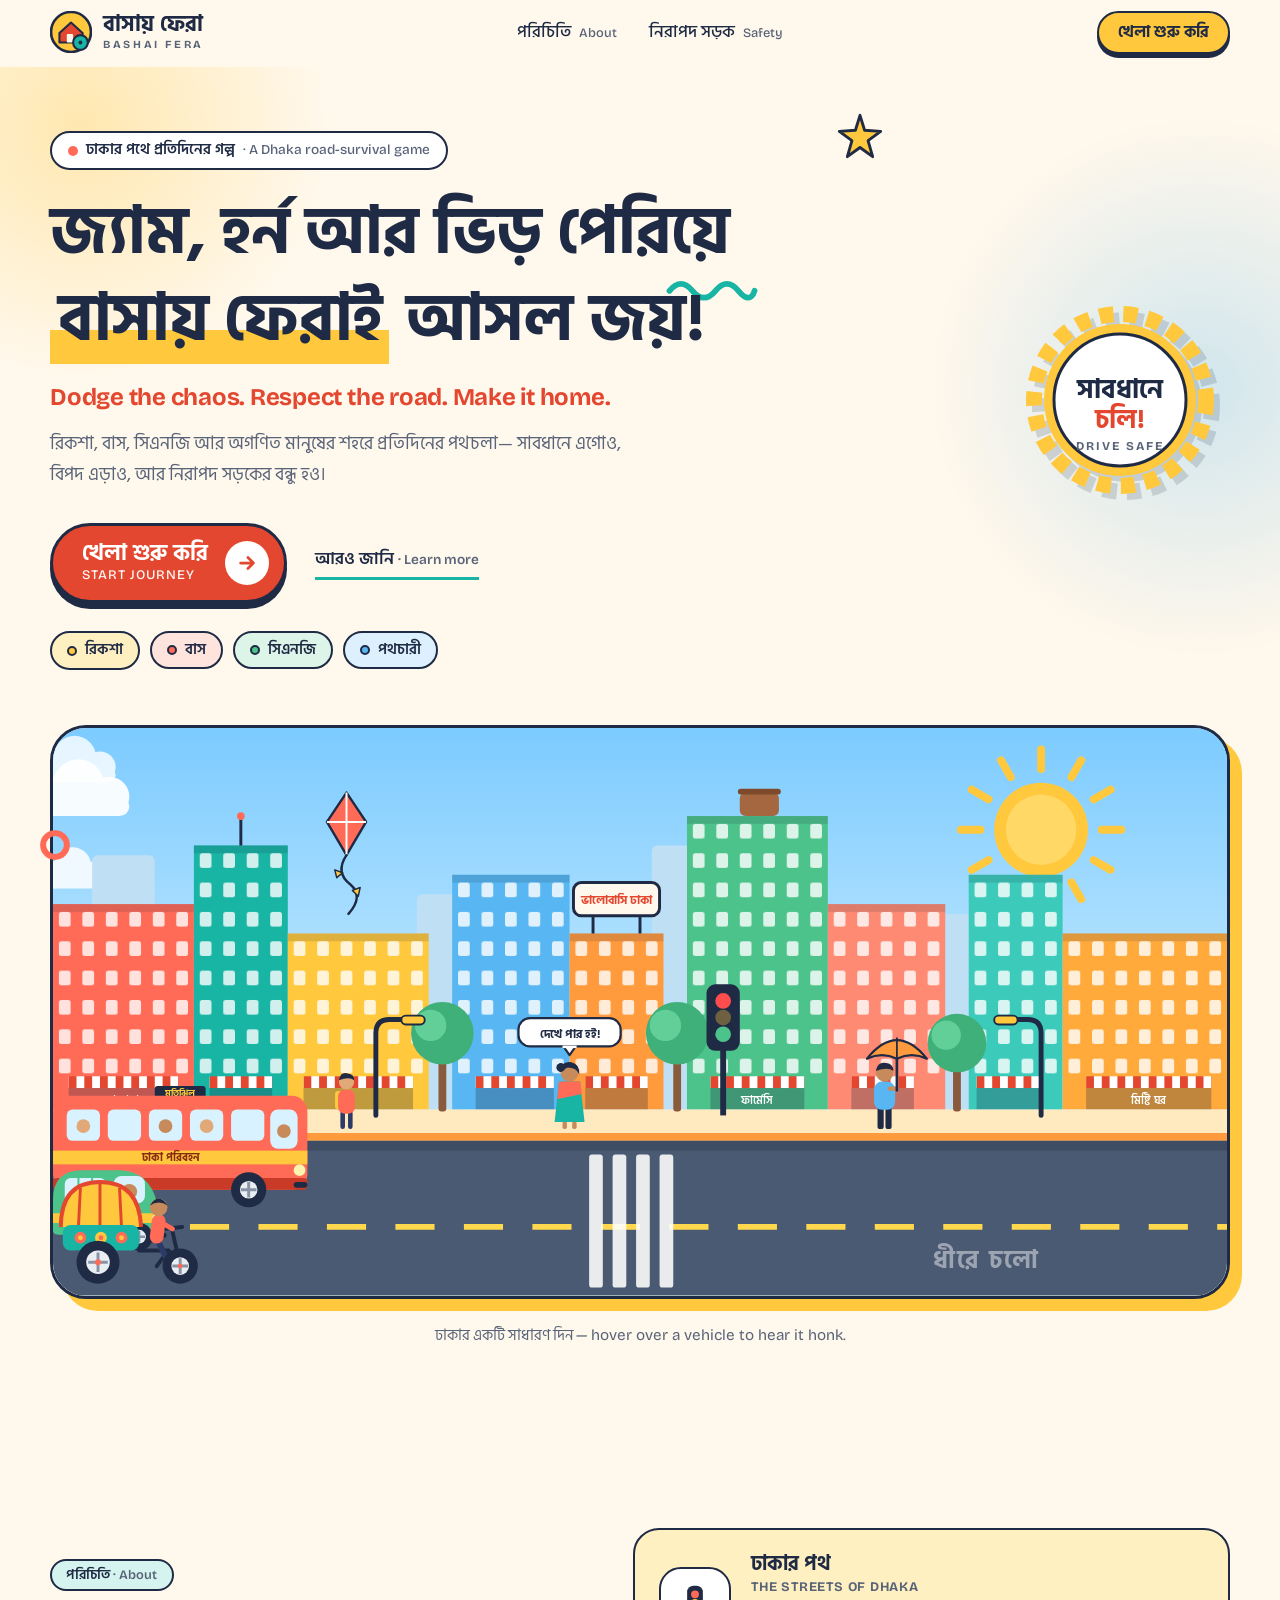
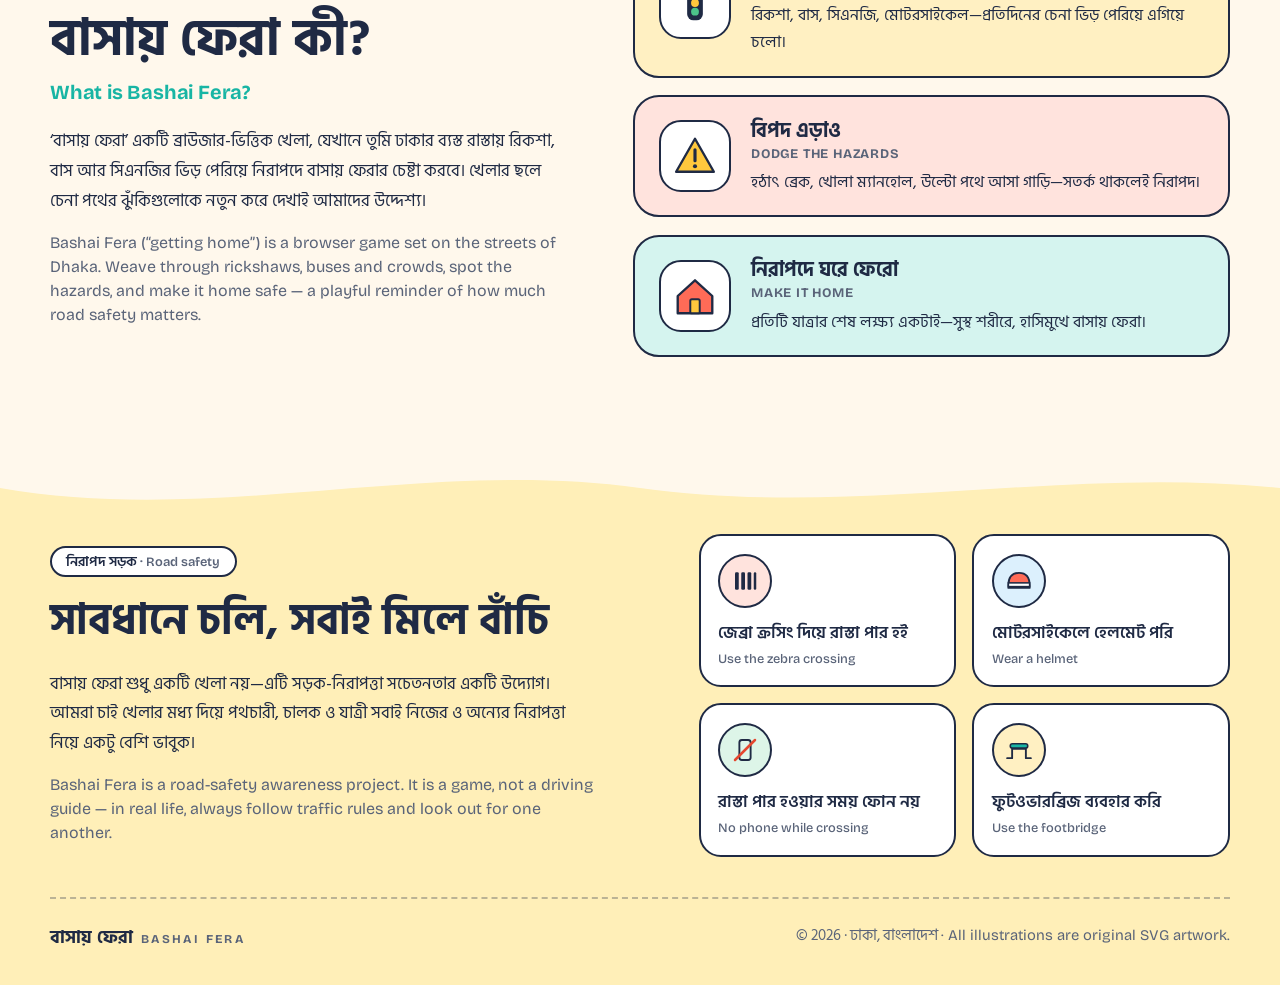
<file: index.html>
<!DOCTYPE html>
<html lang="bn">
<head>
  <meta charset="UTF-8">
  <meta name="viewport" content="width=device-width, initial-scale=1.0">
  <meta name="theme-color" content="#FFF8EC">
  <title>বাসায় ফেরা · Bashai Fera — ঢাকার সড়ক-বাঁচার খেলা</title>
  <meta name="description" content="Bashai Fera (বাসায় ফেরা) is a Dhaka road-survival browser game and road-safety awareness project. ঢাকার ব্যস্ত রাস্তায় নিরাপদে বাসায় ফেরার খেলা।">
  <meta property="og:title" content="বাসায় ফেরা · Bashai Fera">
  <meta property="og:description" content="A Dhaka road-survival game with a road-safety heart.">
  <meta property="og:type" content="website">
  <link rel="icon" href="data:image/svg+xml,%3Csvg xmlns='http://www.w3.org/2000/svg' viewBox='0 0 64 64'%3E%3Ccircle cx='32' cy='32' r='30' fill='%23FFC83D'/%3E%3Cpath d='M14 34 L32 16 L50 34 V50 H14Z' fill='%23E4472F'/%3E%3C/svg%3E">

  <link rel="preconnect" href="https://fonts.googleapis.com">
  <link rel="preconnect" href="https://fonts.gstatic.com" crossorigin>
  <link href="https://fonts.googleapis.com/css2?family=Bricolage+Grotesque:wght@500;700;800&family=Hind+Siliguri:wght@400;500;600;700&display=swap" rel="stylesheet">
  <link rel="stylesheet" href="style.css">
  <script>document.documentElement.classList.add('js');</script>
</head>
<body>

<!-- ============ NAVIGATION ============ -->
<header class="nav" id="nav">
  <div class="container nav-inner">
    <a class="brand" href="#top" aria-label="বাসায় ফেরা – Bashai Fera">
      <svg class="brand-mark" viewBox="0 0 40 40" aria-hidden="true">
        <circle cx="20" cy="20" r="19" fill="#FFC83D" stroke="#1F2A44" stroke-width="2.5"/>
        <path d="M9 21 L20 11 L31 21 V30 H9Z" fill="#E4472F" stroke="#1F2A44" stroke-width="2" stroke-linejoin="round"/>
        <rect x="16" y="22" width="6" height="8" rx="1" fill="#FFF8EC"/>
        <circle cx="29" cy="30" r="7" fill="#18B5A4" stroke="#1F2A44" stroke-width="2"/>
        <circle cx="29" cy="30" r="1.8" fill="#1F2A44"/>
      </svg>
      <span class="brand-text">
        <span class="brand-bn">বাসায় ফেরা</span>
        <span class="brand-en" lang="en">Bashai Fera</span>
      </span>
    </a>

    <nav class="nav-links" aria-label="প্রধান মেনু">
      <a href="#about">পরিচিতি <span lang="en">About</span></a>
      <a href="#safety">নিরাপদ সড়ক <span lang="en">Safety</span></a>
    </nav>

    <button class="btn-small" type="button" data-start>খেলা শুরু করি</button>
  </div>
</header>

<main id="top">

  <!-- ============ HERO ============ -->
  <section class="hero">
    <!-- decorative floating shapes -->
    <svg class="deco deco-star" viewBox="0 0 40 40" aria-hidden="true"><path d="M20 2 L24 15 L38 16 L27 24 L31 38 L20 30 L9 38 L13 24 L2 16 L16 15Z" fill="#FFC83D" stroke="#1F2A44" stroke-width="2.5" stroke-linejoin="round"/></svg>
    <svg class="deco deco-squiggle" viewBox="0 0 80 24" aria-hidden="true"><path d="M3 12 Q13 0 23 12 T43 12 T63 12 T77 12" fill="none" stroke="#18B5A4" stroke-width="5" stroke-linecap="round"/></svg>
    <svg class="deco deco-ring" viewBox="0 0 40 40" aria-hidden="true"><circle cx="20" cy="20" r="14" fill="none" stroke="#FF6B57" stroke-width="7"/></svg>

    <div class="container hero-grid">
      <div class="hero-copy">
        <p class="eyebrow">
          <span class="eyebrow-dot" aria-hidden="true"></span>
          ঢাকার পথে প্রতিদিনের গল্প
          <span class="eyebrow-en" lang="en">· A Dhaka road-survival game</span>
        </p>

        <h1 class="h1">
          <span class="h1-line">জ্যাম, হর্ন আর ভিড় পেরিয়ে</span>
          <span class="h1-line"><mark class="hl">বাসায় ফেরাই</mark> আসল জয়!</span>
        </h1>

        <p class="lead-en" lang="en">Dodge the chaos. Respect the road. Make it home.</p>

        <p class="lead-bn">
          রিকশা, বাস, সিএনজি আর অগণিত মানুষের শহরে প্রতিদিনের পথচলা—
          সাবধানে এগোও, বিপদ এড়াও, আর নিরাপদ সড়কের বন্ধু হও।
        </p>

        <div class="cta-row">
          <button class="btn-primary" type="button" data-start>
            <span class="btn-text">
              <span class="btn-bn">খেলা শুরু করি</span>
              <span class="btn-en" lang="en">Start Journey</span>
            </span>
            <span class="btn-arrow" aria-hidden="true">
              <svg viewBox="0 0 24 24" width="22" height="22"><path d="M5 12h14M13 6l6 6-6 6" fill="none" stroke="#E4472F" stroke-width="3" stroke-linecap="round" stroke-linejoin="round"/></svg>
            </span>
          </button>
          <a class="btn-link" href="#about">আরও জানি <span lang="en">· Learn more</span></a>
        </div>

        <ul class="chips" aria-label="খেলায় যা থাকছে">
          <li class="chip chip-sun"><i></i>রিকশা</li>
          <li class="chip chip-coral"><i></i>বাস</li>
          <li class="chip chip-green"><i></i>সিএনজি</li>
          <li class="chip chip-sky"><i></i>পথচারী</li>
        </ul>
      </div>

      <!-- rotating sticker -->
      <div class="sticker" aria-hidden="true">
        <svg viewBox="0 0 200 200">
          <g class="sticker-ring">
            <circle cx="100" cy="100" r="86" fill="none" stroke="#FFC83D" stroke-width="16" stroke-dasharray="14 10"/>
            <circle cx="100" cy="100" r="76" fill="#FFC83D"/>
          </g>
          <circle cx="100" cy="100" r="66" fill="#fff" stroke="#1F2A44" stroke-width="3"/>
          <text x="100" y="98" text-anchor="middle" font-size="27" font-weight="700" fill="#1F2A44" font-family="Hind Siliguri, sans-serif">সাবধানে</text>
          <text x="100" y="128" text-anchor="middle" font-size="27" font-weight="700" fill="#E4472F" font-family="Hind Siliguri, sans-serif">চলি!</text>
          <text x="100" y="150" text-anchor="middle" font-size="12" font-weight="700" fill="#5A6479" font-family="Bricolage Grotesque, sans-serif" letter-spacing="2">DRIVE SAFE</text>
        </svg>
      </div>
    </div>

    <!-- ============ HERO ILLUSTRATION ============ -->
    <div class="container">
      <div class="scene-card">
        <svg class="scene" viewBox="0 0 1200 580" role="img" aria-label="ঢাকার ব্যস্ত রাস্তার রঙিন ছবি: রিকশা, বাস, সিএনজি, পথচারী আর রঙিন ভবন। Illustration of a busy, colourful Dhaka street." xmlns="http://www.w3.org/2000/svg">
          <defs>
            <linearGradient id="sky" x1="0" y1="0" x2="0" y2="1">
              <stop offset="0" stop-color="#7CCBFF"/>
              <stop offset=".65" stop-color="#CFEEFF"/>
              <stop offset="1" stop-color="#FFF1D2"/>
            </linearGradient>
            <pattern id="win" width="24" height="30" patternUnits="userSpaceOnUse">
              <rect x="6" y="8" width="12" height="15" rx="2.5" fill="#FFFFFF" opacity=".8"/>
            </pattern>
            <pattern id="awn" width="16" height="12" patternUnits="userSpaceOnUse">
              <rect width="8" height="12" fill="#E4472F"/>
              <rect x="8" width="8" height="12" fill="#FFFFFF"/>
            </pattern>
          </defs>

          <!-- sky -->
          <rect width="1200" height="580" fill="url(#sky)"/>

          <!-- sun -->
          <g transform="translate(1010 104)">
            <g class="rays" stroke="#FFC83D" stroke-width="8" stroke-linecap="round">
              <line x1="0" y1="-62" x2="0" y2="-82"/>
              <line x1="0" y1="-62" x2="0" y2="-82" transform="rotate(30)"/>
              <line x1="0" y1="-62" x2="0" y2="-82" transform="rotate(60)"/>
              <line x1="0" y1="-62" x2="0" y2="-82" transform="rotate(90)"/>
              <line x1="0" y1="-62" x2="0" y2="-82" transform="rotate(120)"/>
              <line x1="0" y1="-62" x2="0" y2="-82" transform="rotate(150)"/>
              <line x1="0" y1="-62" x2="0" y2="-82" transform="rotate(180)"/>
              <line x1="0" y1="-62" x2="0" y2="-82" transform="rotate(210)"/>
              <line x1="0" y1="-62" x2="0" y2="-82" transform="rotate(240)"/>
              <line x1="0" y1="-62" x2="0" y2="-82" transform="rotate(270)"/>
              <line x1="0" y1="-62" x2="0" y2="-82" transform="rotate(300)"/>
              <line x1="0" y1="-62" x2="0" y2="-82" transform="rotate(330)"/>
            </g>
            <circle r="48" fill="#FFC83D"/>
            <circle r="36" fill="#FFD866"/>
          </g>

          <!-- clouds -->
          <g transform="translate(0 70)"><g class="cloud c1" fill="#fff" opacity=".92">
            <circle cx="0" cy="0" r="20"/><circle cx="26" cy="-12" r="26"/><circle cx="58" cy="0" r="20"/><rect x="-20" y="0" width="98" height="20" rx="10"/>
          </g></g>
          <g transform="translate(0 150)"><g class="cloud c2" fill="#fff" opacity=".85">
            <circle cx="0" cy="0" r="14"/><circle cx="20" cy="-9" r="19"/><circle cx="44" cy="0" r="14"/><rect x="-14" y="0" width="72" height="14" rx="7"/>
          </g></g>
          <g transform="translate(0 40)"><g class="cloud c3" fill="#fff" opacity=".8">
            <circle cx="0" cy="0" r="16"/><circle cx="22" cy="-10" r="22"/><circle cx="48" cy="0" r="16"/><rect x="-16" y="0" width="80" height="16" rx="8"/>
          </g></g>

          <!-- kite (ঘুড়ি) -->
          <g transform="translate(300 96)">
            <g class="kite">
              <path d="M0 -30 L20 0 L0 34 L-20 0Z" fill="#FF6B57" stroke="#1F2A44" stroke-width="2.5" stroke-linejoin="round"/>
              <path d="M0 -30 V34 M-20 0 H20" stroke="#fff" stroke-width="2"/>
              <path d="M0 34 Q-12 52 4 64 Q18 76 2 94" fill="none" stroke="#1F2A44" stroke-width="2.5" stroke-linecap="round"/>
              <path d="M-4 52 l-8 -3 l2 8Z M6 70 l8 -3 l-2 9Z" fill="#FFC83D" stroke="#1F2A44" stroke-width="1.5" stroke-linejoin="round"/>
            </g>
          </g>

          <!-- far skyline -->
          <g fill="#BFE0F4">
            <rect x="40" y="130" width="64" height="260" rx="6"/>
            <rect x="372" y="170" width="48" height="220" rx="6"/>
            <rect x="612" y="120" width="48" height="270" rx="6"/>
            <rect x="900" y="190" width="48" height="200" rx="6"/>
          </g>

          <!-- buildings -->
          <g>
            <rect x="0" y="180" width="144" height="210" fill="#FF6B57"/>
            <rect x="144" y="120" width="96" height="270" fill="#18B5A4"/>
            <rect x="240" y="210" width="144" height="180" fill="#FFC83D"/>
            <rect x="408" y="150" width="120" height="240" fill="#58B7F2"/>
            <rect x="528" y="210" width="96" height="180" fill="#FF9A3D"/>
            <rect x="648" y="90" width="144" height="300" fill="#4CC38A"/>
            <rect x="792" y="180" width="120" height="210" fill="#FF8A73"/>
            <rect x="936" y="150" width="96" height="240" fill="#3CCBBB"/>
            <rect x="1032" y="210" width="168" height="180" fill="#FFAA3B"/>
          </g>
          <!-- roof ledges -->
          <g fill="#1F2A44" opacity=".14">
            <rect x="0" y="180" width="144" height="8"/><rect x="144" y="120" width="96" height="8"/>
            <rect x="240" y="210" width="144" height="8"/><rect x="408" y="150" width="120" height="8"/>
            <rect x="528" y="210" width="96" height="8"/><rect x="648" y="90" width="144" height="8"/>
            <rect x="792" y="180" width="120" height="8"/><rect x="936" y="150" width="96" height="8"/>
            <rect x="1032" y="210" width="168" height="8"/>
          </g>
          <!-- windows -->
          <g fill="url(#win)">
            <rect x="0" y="180" width="144" height="180"/>
            <rect x="144" y="120" width="96" height="240"/>
            <rect x="240" y="210" width="144" height="150"/>
            <rect x="408" y="150" width="120" height="210"/>
            <rect x="528" y="210" width="96" height="150"/>
            <rect x="648" y="90" width="144" height="270"/>
            <rect x="792" y="180" width="120" height="180"/>
            <rect x="936" y="150" width="96" height="210"/>
            <rect x="1032" y="210" width="168" height="150"/>
          </g>

          <!-- rooftop details -->
          <path d="M192 120 V92" stroke="#1F2A44" stroke-width="3"/>
          <circle cx="192" cy="90" r="4" fill="#FF6B57"/>
          <rect x="702" y="66" width="40" height="24" rx="6" fill="#A5673F"/>
          <rect x="700" y="62" width="44" height="6" rx="3" fill="#7E4A2B"/>
          <path d="M552 210 V192 M600 210 V192" stroke="#1F2A44" stroke-width="3"/>
          <rect x="532" y="158" width="88" height="34" rx="8" fill="#FFF8EC" stroke="#1F2A44" stroke-width="3"/>
          <text x="576" y="180" text-anchor="middle" font-size="12" font-weight="700" fill="#E4472F" font-family="Hind Siliguri, sans-serif">ভালোবাসি ঢাকা</text>

          <!-- shopfronts -->
          <g fill="#1F2A44" opacity=".28">
            <rect x="16" y="368" width="112" height="22"/><rect x="160" y="368" width="64" height="22"/>
            <rect x="256" y="368" width="112" height="22"/><rect x="432" y="368" width="80" height="22"/>
            <rect x="544" y="368" width="64" height="22"/><rect x="672" y="368" width="96" height="22"/>
            <rect x="816" y="368" width="64" height="22"/><rect x="944" y="368" width="64" height="22"/>
            <rect x="1056" y="368" width="128" height="22"/>
          </g>
          <g fill="url(#awn)">
            <rect x="16" y="356" width="112" height="12"/><rect x="160" y="356" width="64" height="12"/>
            <rect x="256" y="356" width="112" height="12"/><rect x="432" y="356" width="80" height="12"/>
            <rect x="544" y="356" width="64" height="12"/><rect x="672" y="356" width="96" height="12"/>
            <rect x="816" y="356" width="64" height="12"/><rect x="944" y="356" width="64" height="12"/>
            <rect x="1056" y="356" width="128" height="12"/>
          </g>
          <g font-family="Hind Siliguri, sans-serif" font-size="11" font-weight="600" fill="#fff" text-anchor="middle">
            <text x="72" y="384">চা-নাস্তা</text>
            <text x="720" y="384">ফার্মেসি</text>
            <text x="1120" y="384">মিষ্টি ঘর</text>
          </g>

          <!-- footpath and kerb -->
          <rect x="0" y="390" width="1200" height="24" fill="#FFE9BF"/>
          <rect x="0" y="414" width="1200" height="8" fill="#FF9A3D"/>

          <!-- trees -->
          <g>
            <rect x="394" y="326" width="8" height="66" rx="3" fill="#8A5A3C"/>
            <circle cx="398" cy="312" r="32" fill="#3FB07A"/><circle cx="386" cy="304" r="16" fill="#62CF98"/>
            <rect x="634" y="326" width="8" height="66" rx="3" fill="#8A5A3C"/>
            <circle cx="638" cy="312" r="32" fill="#3FB07A"/><circle cx="626" cy="304" r="16" fill="#62CF98"/>
            <rect x="920" y="336" width="8" height="56" rx="3" fill="#8A5A3C"/>
            <circle cx="924" cy="322" r="30" fill="#3FB07A"/><circle cx="913" cy="314" r="15" fill="#62CF98"/>
          </g>

          <!-- street lamps -->
          <g stroke="#1F2A44" stroke-width="5" stroke-linecap="round" fill="none">
            <path d="M330 396 V312 Q330 298 344 298 H360"/>
            <path d="M1010 396 V312 Q1010 298 996 298 H980"/>
          </g>
          <rect x="356" y="294" width="24" height="9" rx="4.5" fill="#FFC83D" stroke="#1F2A44" stroke-width="2"/>
          <rect x="962" y="294" width="24" height="9" rx="4.5" fill="#FFC83D" stroke="#1F2A44" stroke-width="2"/>

          <!-- traffic signal -->
          <rect x="682" y="304" width="6" height="92" fill="#1F2A44"/>
          <rect x="668" y="262" width="34" height="68" rx="9" fill="#1F2A44"/>
          <circle class="sig-red" cx="685" cy="279" r="8" fill="#FF4D4D"/>
          <circle cx="685" cy="296" r="8" fill="#FFC83D" opacity=".35"/>
          <circle class="sig-green" cx="685" cy="313" r="8" fill="#4CC38A"/>

          <!-- road -->
          <rect x="0" y="422" width="1200" height="158" fill="#4A5A72"/>
          <rect x="0" y="422" width="1200" height="10" fill="#3E4D63"/>
          <line x1="0" y1="510" x2="1200" y2="510" stroke="#FFD84D" stroke-width="6" stroke-dasharray="40 30"/>
          <g fill="#fff" opacity=".88">
            <rect x="548" y="436" width="14" height="136" rx="3"/>
            <rect x="572" y="436" width="14" height="136" rx="3"/>
            <rect x="596" y="436" width="14" height="136" rx="3"/>
            <rect x="620" y="436" width="14" height="136" rx="3"/>
          </g>
          <text x="900" y="552" font-size="26" font-weight="700" fill="#fff" opacity=".45" letter-spacing="2" font-family="Hind Siliguri, sans-serif">ধীরে চলো</text>

          <!-- pedestrians -->
          <!-- child with school bag -->
          <g transform="translate(300 410) scale(.78)">
            <g class="walker" style="animation-delay:-.3s">
              <rect x="-15" y="-50" width="10" height="24" rx="4" fill="#FFC83D"/>
              <rect x="-8" y="-24" width="6" height="24" rx="3" fill="#2B3A67"/>
              <rect x="2" y="-24" width="6" height="24" rx="3" fill="#2B3A67"/>
              <rect x="-11" y="-52" width="22" height="32" rx="9" fill="#FF6B57"/>
              <circle cx="0" cy="-62" r="10" fill="#E2A978"/>
              <path d="M-10 -64 Q-8 -76 2 -73 Q10 -72 10 -64 Q4 -69 -10 -64Z" fill="#1F2A44"/>
            </g>
          </g>
          <!-- woman waiting at the crossing, with speech bubble -->
          <g transform="translate(528 410) scale(.9)">
            <g class="walker" style="animation-delay:-.7s">
              <rect x="-8" y="-9" width="5" height="9" rx="2" fill="#C68A5B"/>
              <rect x="3" y="-9" width="5" height="9" rx="2" fill="#C68A5B"/>
              <path d="M-12 -54 L12 -54 L17 -8 L-17 -8Z" fill="#18B5A4"/>
              <path d="M-12 -54 L12 -54 L14 -40 L-14 -34Z" fill="#FF6B57"/>
              <circle cx="0" cy="-64" r="10" fill="#C68A5B"/>
              <path d="M-11 -64 Q-10 -78 2 -76 Q12 -74 11 -62 Q8 -70 -2 -70 Q-8 -68 -11 -64Z" fill="#1F2A44"/>
              <circle cx="-10" cy="-70" r="5" fill="#1F2A44"/>
            </g>
            <g>
              <rect x="-58" y="-126" width="116" height="32" rx="13" fill="#fff" stroke="#1F2A44" stroke-width="2.5"/>
              <path d="M-7 -94 L0 -84 L7 -94Z" fill="#fff" stroke="#1F2A44" stroke-width="2.5" stroke-linejoin="round"/>
              <rect x="-8" y="-95" width="16" height="3" fill="#fff"/>
              <text x="0" y="-104" text-anchor="middle" font-size="14" font-weight="700" fill="#1F2A44" font-family="Hind Siliguri, sans-serif">দেখে পার হই!</text>
            </g>
          </g>
          <!-- man with umbrella -->
          <g transform="translate(850 410) scale(.9)">
            <g class="walker" style="animation-delay:-.5s">
              <rect x="-8" y="-26" width="7" height="26" rx="3" fill="#1F2A44"/>
              <rect x="1" y="-26" width="7" height="26" rx="3" fill="#1F2A44"/>
              <rect x="-12" y="-54" width="24" height="32" rx="9" fill="#58B7F2"/>
              <circle cx="0" cy="-64" r="10" fill="#C68A5B"/>
              <path d="M-10 -66 Q-8 -77 2 -75 Q10 -74 10 -66 Q4 -71 -10 -66Z" fill="#1F2A44"/>
              <path d="M6 -46 H14" stroke="#C68A5B" stroke-width="5" stroke-linecap="round"/>
              <path d="M14 -80 V-44" stroke="#1F2A44" stroke-width="3" stroke-linecap="round"/>
              <path d="M-20 -80 Q14 -122 48 -80 Q31 -88 14 -80 Q-3 -88 -20 -80Z" fill="#FF9A3D" stroke="#1F2A44" stroke-width="2.5" stroke-linejoin="round"/>
              <path d="M14 -104 V-80" stroke="#1F2A44" stroke-width="2"/>
            </g>
          </g>

          <!-- BUS (back lane) -->
          <g transform="translate(0 376)">
            <g class="drive bus">
              <rect x="104" y="-10" width="52" height="14" rx="3" fill="#1F2A44"/>
              <text x="130" y="0.5" text-anchor="middle" font-size="9.5" font-weight="700" fill="#FFC83D" font-family="Hind Siliguri, sans-serif">মতিঝিল</text>
              <rect width="260" height="96" rx="16" fill="#FF6B57"/>
              <rect y="56" width="260" height="14" fill="#FFC83D"/>
              <text x="120" y="67" text-anchor="middle" font-size="11" font-weight="700" fill="#8A2A12" font-family="Hind Siliguri, sans-serif">ঢাকা পরিবহন</text>
              <rect y="84" width="260" height="12" rx="4" fill="#C93A27"/>
              <g fill="#D9F2FF">
                <rect x="14" y="14" width="34" height="32" rx="6"/>
                <rect x="56" y="14" width="34" height="32" rx="6"/>
                <rect x="98" y="14" width="34" height="32" rx="6"/>
                <rect x="140" y="14" width="34" height="32" rx="6"/>
                <rect x="182" y="14" width="34" height="32" rx="6"/>
                <rect x="222" y="14" width="28" height="40" rx="8"/>
              </g>
              <circle cx="31" cy="31" r="7" fill="#E2A978"/>
              <circle cx="115" cy="31" r="7" fill="#C68A5B"/>
              <circle cx="157" cy="31" r="7" fill="#E2A978"/>
              <circle cx="236" cy="36" r="7" fill="#C68A5B"/>
              <circle cx="252" cy="76" r="6" fill="#FFF3B0"/>
              <rect x="246" y="88" width="14" height="6" rx="3" fill="#1F2A44"/>
              <g class="wheel"><circle cx="56" cy="96" r="18" fill="#1F2A44"/><circle cx="56" cy="96" r="9" fill="#E9EEF3"/><path d="M56 88 V104 M48 96 H64" stroke="#8A93A6" stroke-width="3"/></g>
              <g class="wheel"><circle cx="200" cy="96" r="18" fill="#1F2A44"/><circle cx="200" cy="96" r="9" fill="#E9EEF3"/><path d="M200 88 V104 M192 96 H208" stroke="#8A93A6" stroke-width="3"/></g>
              <g class="honk" transform="translate(170 -44)">
                <rect width="86" height="28" rx="11" fill="#fff" stroke="#1F2A44" stroke-width="2.5"/>
                <text x="43" y="19" text-anchor="middle" font-size="14" font-weight="700" fill="#E4472F" font-family="Hind Siliguri, sans-serif">পিঁপ পিঁপ!</text>
              </g>
            </g>
          </g>

          <!-- CNG AUTO (middle lane) -->
          <g transform="translate(0 444)">
            <g class="drive cng">
              <path d="M0 70 V38 Q0 8 30 8 H70 Q98 10 106 40 L110 66 Q110 74 102 74 H6 Q0 74 0 70Z" fill="#4CC38A"/>
              <path d="M0 52 H108 L110 62 H0Z" fill="#FFC83D"/>
              <rect x="12" y="16" width="42" height="26" rx="6" fill="#D9F2FF"/>
              <path d="M26 16 V42 M40 16 V42" stroke="#4CC38A" stroke-width="2"/>
              <rect x="62" y="14" width="32" height="28" rx="8" fill="#D9F2FF"/>
              <circle cx="78" cy="30" r="8" fill="#C68A5B"/>
              <circle cx="106" cy="58" r="5" fill="#FFF3B0"/>
              <g class="wheel"><circle cx="26" cy="76" r="14" fill="#1F2A44"/><circle cx="26" cy="76" r="7" fill="#E9EEF3"/><path d="M26 70 V82 M20 76 H32" stroke="#8A93A6" stroke-width="2.5"/></g>
              <g class="wheel"><circle cx="88" cy="76" r="14" fill="#1F2A44"/><circle cx="88" cy="76" r="7" fill="#E9EEF3"/><path d="M88 70 V82 M82 76 H94" stroke="#8A93A6" stroke-width="2.5"/></g>
              <g class="honk" transform="translate(34 -30)">
                <rect width="70" height="26" rx="10" fill="#fff" stroke="#1F2A44" stroke-width="2.5"/>
                <text x="35" y="18" text-anchor="middle" font-size="13" font-weight="700" fill="#18907F" font-family="Hind Siliguri, sans-serif">পুঁ পুঁ!</text>
              </g>
            </g>
          </g>

          <!-- RICKSHAW (front lane) -->
          <g transform="translate(0 450)">
            <g class="drive rickshaw">
              <path d="M8 60 Q8 14 48 14 Q88 14 90 60 Z" fill="#FFC83D"/>
              <path d="M48 14 V60 M28 20 L26 60 M68 20 L70 60" stroke="#E4472F" stroke-width="3" fill="none"/>
              <path d="M8 60 Q8 14 48 14 Q88 14 90 60" stroke="#E4472F" stroke-width="4" fill="none"/>
              <rect x="10" y="58" width="78" height="26" rx="8" fill="#18B5A4"/>
              <circle cx="28" cy="71" r="6" fill="#FF6B57"/><circle cx="28" cy="71" r="2.5" fill="#FFC83D"/>
              <circle cx="49" cy="71" r="6" fill="#FFC83D"/><circle cx="49" cy="71" r="2.5" fill="#FF6B57"/>
              <circle cx="70" cy="71" r="6" fill="#FF6B57"/><circle cx="70" cy="71" r="2.5" fill="#FFC83D"/>
              <path d="M88 84 L118 84 L130 100 M118 84 L106 100" stroke="#1F2A44" stroke-width="4" fill="none" stroke-linecap="round" stroke-linejoin="round"/>
              <path d="M130 100 L122 64 M114 62 L132 60" stroke="#1F2A44" stroke-width="4" fill="none" stroke-linecap="round"/>
              <rect x="100" y="66" width="16" height="5" rx="2" fill="#1F2A44"/>
              <path d="M105 70 L116 92" stroke="#2B3A67" stroke-width="6" stroke-linecap="round"/>
              <path d="M108 54 L106 70" stroke="#FF6B57" stroke-width="14" stroke-linecap="round"/>
              <path d="M110 55 L122 62" stroke="#FF6B57" stroke-width="5" stroke-linecap="round"/>
              <circle cx="108" cy="40" r="9" fill="#C68A5B"/>
              <path d="M99 38 Q108 24 117 38 Q108 32 99 38Z" fill="#1F2A44"/>
              <g class="wheel"><circle cx="46" cy="96" r="22" fill="#1F2A44"/><circle cx="46" cy="96" r="12" fill="#E9EEF3"/><path d="M46 86 V106 M36 96 H56" stroke="#8A93A6" stroke-width="3"/><circle cx="46" cy="96" r="3" fill="#FF6B57"/></g>
              <g class="wheel"><circle cx="130" cy="100" r="18" fill="#1F2A44"/><circle cx="130" cy="100" r="9" fill="#E9EEF3"/><path d="M130 92 V108 M122 100 H138" stroke="#8A93A6" stroke-width="3"/><circle cx="130" cy="100" r="2.5" fill="#FF6B57"/></g>
              <g class="honk" transform="translate(60 -14)">
                <rect width="76" height="26" rx="10" fill="#fff" stroke="#1F2A44" stroke-width="2.5"/>
                <text x="38" y="18" text-anchor="middle" font-size="13" font-weight="700" fill="#E4472F" font-family="Hind Siliguri, sans-serif">টুং টুং!</text>
              </g>
            </g>
          </g>
        </svg>
      </div>
      <p class="scene-caption"><span>ঢাকার একটি সাধারণ দিন</span> <span lang="en">— hover over a vehicle to hear it honk.</span></p>
    </div>
  </section>

  <!-- ============ ABOUT ============ -->
  <section class="section about" id="about">
    <div class="container about-grid">
      <div class="about-text reveal">
        <p class="kicker">পরিচিতি <span lang="en">· About</span></p>
        <h2 class="h2">বাসায় ফেরা কী?</h2>
        <p class="h2-en" lang="en">What is Bashai Fera?</p>
        <p class="body-bn">
          ‘বাসায় ফেরা’ একটি ব্রাউজার-ভিত্তিক খেলা, যেখানে তুমি ঢাকার ব্যস্ত রাস্তায় রিকশা, বাস আর সিএনজির ভিড় পেরিয়ে
          নিরাপদে বাসায় ফেরার চেষ্টা করবে। খেলার ছলে চেনা পথের ঝুঁকিগুলোকে নতুন করে দেখাই আমাদের উদ্দেশ্য।
        </p>
        <p class="body-en" lang="en">
          Bashai Fera (“getting home”) is a browser game set on the streets of Dhaka. Weave through rickshaws,
          buses and crowds, spot the hazards, and make it home safe — a playful reminder of how much road safety matters.
        </p>
      </div>

      <div class="cards">
        <article class="card card-sun reveal" style="--d:.05s">
          <div class="card-icon">
            <svg viewBox="0 0 56 56" aria-hidden="true">
              <rect x="18" y="6" width="20" height="44" rx="8" fill="#1F2A44"/>
              <circle cx="28" cy="17" r="5" fill="#FF6B57"/><circle cx="28" cy="28" r="5" fill="#FFC83D"/><circle cx="28" cy="39" r="5" fill="#4CC38A"/>
            </svg>
          </div>
          <div>
            <h3>ঢাকার পথ <span lang="en">The streets of Dhaka</span></h3>
            <p>রিকশা, বাস, সিএনজি, মোটরসাইকেল—প্রতিদিনের চেনা ভিড় পেরিয়ে এগিয়ে চলো।</p>
          </div>
        </article>

        <article class="card card-coral reveal" style="--d:.15s">
          <div class="card-icon">
            <svg viewBox="0 0 56 56" aria-hidden="true">
              <path d="M28 6 L52 48 H4Z" fill="#FFC83D" stroke="#1F2A44" stroke-width="3" stroke-linejoin="round"/>
              <path d="M28 20 V34" stroke="#1F2A44" stroke-width="4" stroke-linecap="round"/>
              <circle cx="28" cy="41" r="2.6" fill="#1F2A44"/>
            </svg>
          </div>
          <div>
            <h3>বিপদ এড়াও <span lang="en">Dodge the hazards</span></h3>
            <p>হঠাৎ ব্রেক, খোলা ম্যানহোল, উল্টো পথে আসা গাড়ি—সতর্ক থাকলেই নিরাপদ।</p>
          </div>
        </article>

        <article class="card card-teal reveal" style="--d:.25s">
          <div class="card-icon">
            <svg viewBox="0 0 56 56" aria-hidden="true">
              <path d="M6 28 L28 8 L50 28 V50 H6Z" fill="#FF6B57" stroke="#1F2A44" stroke-width="3" stroke-linejoin="round"/>
              <rect x="22" y="32" width="12" height="18" rx="2" fill="#FFC83D" stroke="#1F2A44" stroke-width="2.5"/>
            </svg>
          </div>
          <div>
            <h3>নিরাপদে ঘরে ফেরো <span lang="en">Make it home</span></h3>
            <p>প্রতিটি যাত্রার শেষ লক্ষ্য একটাই—সুস্থ শরীরে, হাসিমুখে বাসায় ফেরা।</p>
          </div>
        </article>
      </div>
    </div>
  </section>
</main>

<!-- ============ FOOTER / ROAD SAFETY ============ -->
<div class="wave" aria-hidden="true">
  <svg viewBox="0 0 1440 80" preserveAspectRatio="none"><path d="M0 40 C240 90 480 0 720 40 C960 80 1200 10 1440 40 V80 H0Z" fill="#FFEFB8"/></svg>
</div>

<footer class="footer" id="safety">
  <div class="container footer-grid">
    <div class="footer-purpose reveal">
      <p class="kicker kicker-light">নিরাপদ সড়ক <span lang="en">· Road safety</span></p>
      <h2 class="h2 h2-footer">সাবধানে চলি, সবাই মিলে বাঁচি</h2>
      <p class="body-bn">
        বাসায় ফেরা শুধু একটি খেলা নয়—এটি সড়ক-নিরাপত্তা সচেতনতার একটি উদ্যোগ। আমরা চাই খেলার মধ্য দিয়ে
        পথচারী, চালক ও যাত্রী সবাই নিজের ও অন্যের নিরাপত্তা নিয়ে একটু বেশি ভাবুক।
      </p>
      <p class="body-en" lang="en">
        Bashai Fera is a road-safety awareness project. It is a game, not a driving guide —
        in real life, always follow traffic rules and look out for one another.
      </p>
    </div>

    <ul class="tips">
      <li class="tip reveal" style="--d:.05s">
        <span class="tip-icon tint-coral">
          <svg viewBox="0 0 48 48" aria-hidden="true"><g fill="#1F2A44"><rect x="8" y="10" width="6" height="28" rx="2"/><rect x="18" y="10" width="6" height="28" rx="2"/><rect x="28" y="10" width="6" height="28" rx="2"/><rect x="38" y="10" width="4" height="28" rx="2"/></g></svg>
        </span>
        <span>জেব্রা ক্রসিং দিয়ে রাস্তা পার হই<small lang="en">Use the zebra crossing</small></span>
      </li>
      <li class="tip reveal" style="--d:.12s">
        <span class="tip-icon tint-sky">
          <svg viewBox="0 0 48 48" aria-hidden="true"><path d="M7 31 Q7 11 24 11 Q41 11 41 31 V35 H7Z" fill="#FF6B57" stroke="#1F2A44" stroke-width="3" stroke-linejoin="round"/><rect x="7" y="27" width="34" height="6" fill="#fff" stroke="#1F2A44" stroke-width="2.5"/></svg>
        </span>
        <span>মোটরসাইকেলে হেলমেট পরি<small lang="en">Wear a helmet</small></span>
      </li>
      <li class="tip reveal" style="--d:.19s">
        <span class="tip-icon tint-green">
          <svg viewBox="0 0 48 48" aria-hidden="true"><rect x="15" y="8" width="18" height="32" rx="4" fill="none" stroke="#1F2A44" stroke-width="3"/><path d="M8 40 L40 8" stroke="#E4472F" stroke-width="4" stroke-linecap="round"/></svg>
        </span>
        <span>রাস্তা পার হওয়ার সময় ফোন নয়<small lang="en">No phone while crossing</small></span>
      </li>
      <li class="tip reveal" style="--d:.26s">
        <span class="tip-icon tint-sun">
          <svg viewBox="0 0 48 48" aria-hidden="true"><path d="M5 37 H13 V22 H35 V37 H43" fill="none" stroke="#1F2A44" stroke-width="3" stroke-linecap="round" stroke-linejoin="round"/><rect x="10" y="14" width="28" height="7" rx="3.5" fill="#18B5A4" stroke="#1F2A44" stroke-width="2.5"/></svg>
        </span>
        <span>ফুটওভারব্রিজ ব্যবহার করি<small lang="en">Use the footbridge</small></span>
      </li>
    </ul>
  </div>

  <div class="container footer-bottom">
    <div class="footer-brand">
      <strong>বাসায় ফেরা</strong> <span lang="en">Bashai Fera</span>
    </div>
    <p>© <span id="year">2026</span> · ঢাকা, বাংলাদেশ <span lang="en">· All illustrations are original SVG artwork.</span></p>
  </div>
</footer>

<!-- Start-button placeholder message -->
<div class="toast" id="toast" role="status" aria-live="polite">
  <strong>খেলাটি শিগগিরই আসছে!</strong>
  <span lang="en">Game coming soon — the road is still being built.</span>
</div>

<script src="js/landing.js" defer></script>
</body>
</html>
</file>
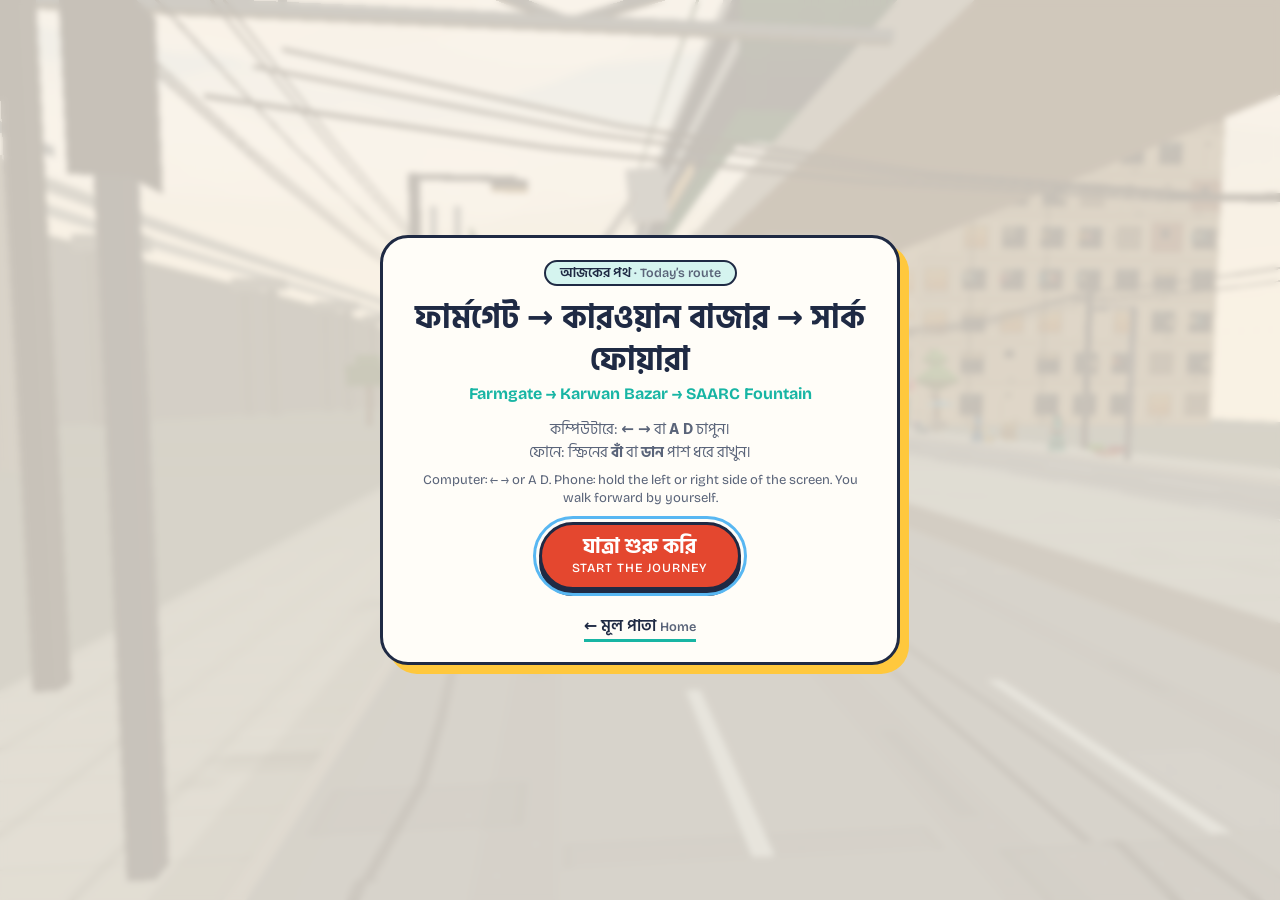
<file: game/index.html>
<!DOCTYPE html>
<html lang="bn">
<head>
  <meta charset="UTF-8">
  <meta name="viewport" content="width=device-width, initial-scale=1, maximum-scale=1, viewport-fit=cover">
  <meta name="theme-color" content="#E8C9A2">
  <meta name="mobile-web-app-capable" content="yes">
  <title>বাসায় ফেরা · Bashai Fera — খেলুন</title>
  <link rel="icon" href="data:image/svg+xml,%3Csvg xmlns='http://www.w3.org/2000/svg' viewBox='0 0 64 64'%3E%3Ccircle cx='32' cy='32' r='30' fill='%23FFC83D'/%3E%3Cpath d='M14 34 L32 16 L50 34 V50 H14Z' fill='%23E4472F'/%3E%3C/svg%3E">
  <link rel="preconnect" href="https://fonts.googleapis.com">
  <link rel="preconnect" href="https://fonts.gstatic.com" crossorigin>
  <link href="https://fonts.googleapis.com/css2?family=Bricolage+Grotesque:wght@500;700;800&family=Hind+Siliguri:wght@400;500;600;700&display=swap" rel="stylesheet">
  <link rel="stylesheet" href="game.css">

  <!-- Three.js lives in /vendor (pinned copy). The import map lets our code write: import * as THREE from 'three' -->
  <script type="importmap">
  { "imports": { "three": "../vendor/three/three.module.js" } }
  </script>
</head>
<body>
<div id="app">
  <canvas id="gl" aria-label="বাসায় ফেরা — ৩ডি খেলা / Bashai Fera 3D game"></canvas>

  <!-- ===== In-game HUD ===== -->
  <div id="hud" class="hud" hidden>
    <div class="hud-card">
      <div class="hud-place">
        <span id="hud-place-bn" class="hud-bn">ফার্মগেট</span>
        <span id="hud-place-en" class="hud-en" lang="en">Farmgate</span>
      </div>
      <div id="hud-bar" class="hud-bar"><div id="hud-bar-fill" class="hud-bar-fill"></div></div>
      <div class="hud-meta"><span id="hud-dist">০</span> / <span id="hud-total"></span></div>
    </div>
    <div class="hud-buttons">
      <button id="btn-fs" class="round-btn" type="button" data-action="fullscreen" aria-label="ফুলস্ক্রিন / Fullscreen" hidden>
        <svg viewBox="0 0 24 24" width="22" height="22" aria-hidden="true"><path d="M4 9V4h5M15 4h5v5M20 15v5h-5M9 20H4v-5" fill="none" stroke="currentColor" stroke-width="2.6" stroke-linecap="round" stroke-linejoin="round"/></svg>
      </button>
      <button id="btn-pause" class="round-btn" type="button" data-action="pause" aria-label="বিরতি / Pause">
        <svg viewBox="0 0 24 24" width="22" height="22" aria-hidden="true"><path d="M8 5v14M16 5v14" stroke="currentColor" stroke-width="3.2" stroke-linecap="round"/></svg>
      </button>
    </div>
    <div id="touch-hint" class="touch-hint" aria-hidden="true">
      <div class="zone zone-l"><span><svg viewBox="0 0 24 24" width="30" height="30"><path d="M15 5l-7 7 7 7" fill="none" stroke="currentColor" stroke-width="3.2" stroke-linecap="round" stroke-linejoin="round"/></svg></span></div>
      <div class="zone zone-r"><span><svg viewBox="0 0 24 24" width="30" height="30"><path d="M9 5l7 7-7 7" fill="none" stroke="currentColor" stroke-width="3.2" stroke-linecap="round" stroke-linejoin="round"/></svg></span></div>
    </div>
  </div>

  <!-- ===== Loading ===== -->
  <section id="ov-loading" class="overlay overlay-solid" aria-live="polite">
    <div class="loading-box">
      <svg class="brand-mark" viewBox="0 0 40 40" aria-hidden="true">
        <circle cx="20" cy="20" r="19" fill="#FFC83D" stroke="#1F2A44" stroke-width="2.5"/>
        <path d="M9 21 L20 11 L31 21 V30 H9Z" fill="#E4472F" stroke="#1F2A44" stroke-width="2" stroke-linejoin="round"/>
        <rect x="16" y="22" width="6" height="8" rx="1" fill="#FFF8EC"/>
        <circle cx="29" cy="30" r="7" fill="#18B5A4" stroke="#1F2A44" stroke-width="2"/>
        <circle cx="29" cy="30" r="1.8" fill="#1F2A44"/>
      </svg>
      <h1 class="brand-title">বাসায় ফেরা</h1>
      <p class="brand-sub" lang="en">Bashai Fera</p>
      <div class="load-track"><div id="load-fill" class="load-fill"></div></div>
      <p id="load-text" class="load-text">লোড হচ্ছে…</p>
      <p class="load-text-en" lang="en">Loading…</p>
    </div>
  </section>

  <!-- ===== Ready (tap to start: also unlocks audio on phones, later) ===== -->
  <section id="ov-ready" class="overlay" hidden>
    <div class="panel">
      <p class="kicker">আজকের পথ <span lang="en">· Today’s route</span></p>
      <h2 id="ready-title-bn" class="panel-title">…</h2>
      <p id="ready-title-en" class="panel-en" lang="en">…</p>
      <p class="how"><span>কম্পিউটারে: <b>← →</b> বা <b>A D</b> চাপুন।</span> <span>ফোনে: স্ক্রিনের <b>বাঁ</b> বা <b>ডান</b> পাশ ধরে রাখুন।</span></p>
      <p class="how how-en" lang="en">Computer: ← → or A D. Phone: hold the left or right side of the screen. You walk forward by yourself.</p>
      <button class="btn-primary" type="button" data-action="start">
        <span class="btn-text"><span class="btn-bn">যাত্রা শুরু করি</span><span class="btn-en" lang="en">Start the journey</span></span>
      </button>
      <p class="portrait-tip">📱 ফোন আড়াআড়ি ধরলে রাস্তা আরও ভালো দেখা যায়। <span lang="en">Turn your phone sideways for a wider view.</span></p>
      <p id="ready-note" class="note"></p>
      <a class="home-link" href="../">← মূল পাতা <span lang="en">Home</span></a>
    </div>
  </section>

  <!-- ===== Paused ===== -->
  <section id="ov-pause" class="overlay" hidden>
    <div class="panel">
      <h2 class="panel-title">বিরতি</h2>
      <p class="panel-en" lang="en">Paused</p>
      <div class="btn-col">
        <button class="btn-primary" type="button" data-action="resume"><span class="btn-text"><span class="btn-bn">চালিয়ে যাই</span><span class="btn-en" lang="en">Resume</span></span></button>
        <button class="btn-secondary" type="button" data-action="restart">আবার শুরু <span lang="en">Restart</span></button>
        <a class="home-link" href="../">মূল পাতা <span lang="en">Home</span></a>
      </div>
    </div>
  </section>

  <!-- ===== Route end (milestone placeholder) ===== -->
  <section id="ov-end" class="overlay" hidden>
    <div class="panel">
      <p class="kicker">পথ শেষ <span lang="en">· End of route</span></p>
      <h2 class="panel-title">সার্ক ফোয়ারায় পৌঁছেছেন</h2>
      <p class="panel-en" lang="en">You reached the SAARC Fountain.</p>
      <p class="note">আপনি ফার্মগেট থেকে কারওয়ান বাজার হয়ে সার্ক ফোয়ারা পর্যন্ত হেঁটেছেন — রাস্তার ব্যস্ততা ও যানবাহন সাবধানে পার হওয়াই আসল খেলা।<br><span lang="en">You walked Farmgate → Karwan Bazar → SAARC Fountain. Crossing the living street safely is the game.</span></p>
      <div class="btn-col">
        <button class="btn-primary" type="button" data-action="restart"><span class="btn-text"><span class="btn-bn">আবার হাঁটি</span><span class="btn-en" lang="en">Walk again</span></span></button>
        <a class="home-link" href="../">মূল পাতা <span lang="en">Home</span></a>
      </div>
    </div>
  </section>

  <!-- ===== Graphics context lost ===== -->
  <section id="ov-context" class="overlay" hidden>
    <div class="panel">
      <h2 class="panel-title">গ্রাফিক্স থেমে গেছে</h2>
      <p class="panel-en" lang="en">Graphics were interrupted by the device. Waiting for them to come back…</p>
    </div>
  </section>

  <pre id="debug" class="debug" hidden></pre>
</div>

<!-- ===== Fatal error screen (shown if the game cannot start; useful on phones with no console) ===== -->
<div id="fatal" class="fatal" hidden>
  <div class="panel">
    <h2 class="panel-title" id="fatal-title">কিছু একটা ভুল হয়েছে</h2>
    <p class="panel-en" lang="en" id="fatal-title-en">Something went wrong.</p>
    <p id="fatal-msg" class="note"></p>
    <pre id="fatal-detail" class="fatal-detail"></pre>
    <a class="home-link" href="../">← মূল পাতা <span lang="en">Home</span></a>
  </div>
</div>

<script>
  // Classic (non-module) script: it must work even when the module/graphics code cannot.
  (function () {
    var shown = false;
    window.__bfFatal = function (kind, err) {
      if (shown) return; shown = true;
      var msgs = {
        webgl: 'আপনার ব্রাউজারে ৩ডি (WebGL) চালু নেই। Chrome বা Firefox-এর নতুন সংস্করণে চেষ্টা করুন। / WebGL is not available in this browser.',
        browser: 'এই ব্রাউজারটি পুরনো। অনুগ্রহ করে Chrome, Edge, Firefox বা Safari-র নতুন সংস্করণ ব্যবহার করুন। / This browser is too old (import maps are required).',
        load: 'খেলার একটি ফাইল লোড হয়নি। পাতাটি রিফ্রেশ করুন (Ctrl+Shift+R)। / A game file failed to load. Refresh the page.',
        error: 'অপ্রত্যাশিত সমস্যা হয়েছে। / An unexpected error occurred.'
      };
      document.getElementById('fatal-msg').textContent = msgs[kind] || msgs.error;
      document.getElementById('fatal-detail').textContent = err ? String(err.stack || err.message || err) : '';
      document.getElementById('fatal').hidden = false;
      var l = document.getElementById('ov-loading'); if (l) l.hidden = true;
    };
    window.addEventListener('error', function (e) {
      var t = e.target;
      if (t && t !== window && t.tagName === 'SCRIPT') window.__bfFatal('load', new Error('Could not load ' + (t.src || 'a script')));
      else if (e.message) window.__bfFatal('error', e.error || new Error(e.message));
    }, true);
    window.addEventListener('unhandledrejection', function (e) { window.__bfFatal('error', e.reason); });
    if (!(window.HTMLScriptElement && HTMLScriptElement.supports && HTMLScriptElement.supports('importmap'))) window.__bfFatal('browser');
  })();
</script>
<script type="module" src="../src/main.js"></script>
</body>
</html>
</file>
<file: style.css>
/* =====================================================
   Bashai Fera — "Rickshaw Art Dhaka" landing page
   ===================================================== */

:root {
  --cream: #FFF8EC;
  --paper: #FFFDF8;
  --ink: #1F2A44;
  --muted: #5A6479;

  --sun: #FFC83D;
  --sun-soft: #FFEFB8;
  --coral: #FF6B57;
  --coral-deep: #E4472F;
  --orange: #FF9A3D;
  --teal: #18B5A4;
  --sky: #58B7F2;
  --green: #4CC38A;

  --tint-coral: #FFE3DD;
  --tint-teal: #D5F4EF;
  --tint-sky: #DCF0FD;
  --tint-green: #DDF5E8;
  --tint-sun: #FFF0C2;

  --font-bn: 'Hind Siliguri', 'Noto Sans Bengali', system-ui, sans-serif;
  --font-en: 'Bricolage Grotesque', 'Hind Siliguri', system-ui, sans-serif;
  --maxw: 1180px;
  --ease: cubic-bezier(.2, .7, .2, 1);
}

*, *::before, *::after { box-sizing: border-box; }

html { scroll-behavior: smooth; }

body {
  margin: 0;
  background: var(--cream);
  color: var(--ink);
  font-family: var(--font-bn);
  font-size: 1.0625rem;
  line-height: 1.75;
  -webkit-font-smoothing: antialiased;
  overflow-x: hidden;
}

[lang="en"] { font-family: var(--font-en); line-height: 1.5; }

h1, h2, h3, p { margin: 0; }
ul { margin: 0; padding: 0; list-style: none; }
a { color: inherit; }
img, svg { max-width: 100%; }

.container { width: min(100% - 2.5rem, var(--maxw)); margin-inline: auto; }

:focus-visible { outline: 3px solid var(--sky); outline-offset: 3px; border-radius: 8px; }

/* ---------- Navigation ---------- */
.nav {
  position: sticky; top: 0; z-index: 50;
  background: rgba(255, 248, 236, .86);
  -webkit-backdrop-filter: blur(10px); backdrop-filter: blur(10px);
  border-bottom: 2px solid transparent;
  transition: border-color .25s, box-shadow .25s;
}
.nav.is-scrolled { border-bottom-color: var(--ink); box-shadow: 0 6px 0 rgba(31, 42, 68, .06); }

.nav-inner { display: flex; align-items: center; justify-content: space-between; gap: 1rem; padding-block: .7rem; }

.brand { display: flex; align-items: center; gap: .7rem; text-decoration: none; }
.brand-mark { width: 42px; height: 42px; flex: none; transition: transform .4s var(--ease); }
.brand:hover .brand-mark { transform: rotate(-12deg) scale(1.08); }
.brand-text { display: flex; flex-direction: column; line-height: 1.1; }
.brand-bn { font-weight: 700; font-size: 1.4rem; }
.brand-en { font-size: .68rem; font-weight: 700; letter-spacing: .24em; text-transform: uppercase; color: var(--muted); }

.nav-links { display: flex; gap: 2rem; }
.nav-links a { text-decoration: none; font-weight: 500; padding: .2rem 0; background: linear-gradient(var(--sun), var(--sun)) 0 100% / 0 6px no-repeat; transition: background-size .3s var(--ease); }
.nav-links a:hover { background-size: 100% 6px; }
.nav-links span { font-size: .8rem; color: var(--muted); margin-left: .25rem; }

.btn-small {
  font: 700 1rem/1 var(--font-bn);
  padding: .7rem 1.2rem; cursor: pointer;
  background: var(--sun); color: var(--ink);
  border: 2.5px solid var(--ink); border-radius: 999px;
  box-shadow: 0 4px 0 var(--ink);
  transition: transform .15s, box-shadow .15s, background .2s;
}
.btn-small:hover { transform: translateY(-2px); box-shadow: 0 6px 0 var(--ink); background: #FFD45E; }
.btn-small:active { transform: translateY(3px); box-shadow: 0 1px 0 var(--ink); }

/* ---------- Hero ---------- */
.hero { position: relative; padding: clamp(2rem, 5vw, 4rem) 0 clamp(2.5rem, 6vw, 5rem); overflow: hidden; }
.hero::before, .hero::after { content: ""; position: absolute; border-radius: 50%; z-index: 0; pointer-events: none; }
.hero::before { width: 520px; height: 520px; left: -180px; top: -200px; background: radial-gradient(circle, rgba(255, 200, 61, .35), transparent 68%); }
.hero::after { width: 560px; height: 560px; right: -200px; top: 40px; background: radial-gradient(circle, rgba(88, 183, 242, .28), transparent 68%); }

.hero-grid { position: relative; z-index: 1; display: grid; grid-template-columns: 1fr 220px; gap: 2rem; align-items: center; margin-bottom: clamp(2rem, 5vw, 3.5rem); }

.hero-copy > * { animation: rise .8s var(--ease) both; }
.hero-copy > *:nth-child(2) { animation-delay: .08s; }
.hero-copy > *:nth-child(3) { animation-delay: .16s; }
.hero-copy > *:nth-child(4) { animation-delay: .24s; }
.hero-copy > *:nth-child(5) { animation-delay: .32s; }
.hero-copy > *:nth-child(6) { animation-delay: .4s; }

.eyebrow {
  display: inline-flex; align-items: center; flex-wrap: wrap; gap: .5rem;
  padding: .4rem 1rem; margin-bottom: 1.25rem;
  background: #fff; border: 2px solid var(--ink); border-radius: 999px;
  font-size: .95rem; font-weight: 600; line-height: 1.5;
}
.eyebrow-en { font-size: .85rem; color: var(--muted); font-weight: 500; }
.eyebrow-dot { width: 10px; height: 10px; border-radius: 50%; background: var(--coral); animation: pulse 1.8s ease-in-out infinite; }

.h1 { font-size: clamp(2.15rem, 1rem + 4.6vw, 4.15rem); font-weight: 700; line-height: 1.3; letter-spacing: -.01em; }
.h1-line { display: block; }
.hl { color: inherit; padding: 0 .12em; background: linear-gradient(transparent 60%, var(--sun) 60% 92%, transparent 92%); }

.lead-en { margin-top: 1rem; font-size: clamp(1.15rem, 1rem + .8vw, 1.5rem); font-weight: 700; color: var(--coral-deep); letter-spacing: -.01em; }
.lead-bn { margin-top: .9rem; max-width: 36rem; color: var(--muted); font-size: 1.1rem; }

.cta-row { display: flex; flex-wrap: wrap; align-items: center; gap: 1.25rem 1.75rem; margin-top: 2rem; }

.btn-primary {
  display: inline-flex; align-items: center; gap: 1.1rem;
  padding: .85rem .9rem .85rem 1.8rem; cursor: pointer;
  background: var(--coral-deep); color: #fff;
  border: 3px solid var(--ink); border-radius: 999px;
  box-shadow: 0 6px 0 var(--ink);
  transition: transform .15s, box-shadow .15s, background .2s;
}
.btn-primary:hover { transform: translateY(-3px); box-shadow: 0 9px 0 var(--ink); background: #EF5238; }
.btn-primary:active { transform: translateY(4px); box-shadow: 0 2px 0 var(--ink); }
.btn-text { display: flex; flex-direction: column; align-items: flex-start; line-height: 1.2; text-align: left; }
.btn-bn { font-family: var(--font-bn); font-size: 1.4rem; font-weight: 700; }
.btn-en { font-size: .82rem; font-weight: 500; letter-spacing: .08em; text-transform: uppercase; opacity: .95; }
.btn-arrow { display: grid; place-items: center; width: 2.75rem; height: 2.75rem; border-radius: 50%; background: #fff; transition: transform .25s var(--ease); }
.btn-primary:hover .btn-arrow { transform: translateX(4px) rotate(-8deg); }

.btn-link { font-weight: 600; text-decoration: none; padding-bottom: 2px; border-bottom: 3px solid var(--teal); transition: color .2s, border-color .2s; }
.btn-link span { font-size: .85rem; color: var(--muted); }
.btn-link:hover { color: var(--teal); border-color: var(--sun); }

.chips { display: flex; flex-wrap: wrap; gap: .6rem; margin-top: 1.75rem; }
.chip { display: inline-flex; align-items: center; gap: .5rem; padding: .25rem .95rem; border-radius: 999px; font-size: .95rem; font-weight: 600; border: 2px solid var(--ink); transition: transform .2s var(--ease); }
.chip:hover { transform: translateY(-3px) rotate(-2deg); }
.chip i { width: 10px; height: 10px; border-radius: 50%; border: 2px solid var(--ink); }
.chip-sun { background: var(--tint-sun); } .chip-sun i { background: var(--sun); }
.chip-coral { background: var(--tint-coral); } .chip-coral i { background: var(--coral); }
.chip-green { background: var(--tint-green); } .chip-green i { background: var(--green); }
.chip-sky { background: var(--tint-sky); } .chip-sky i { background: var(--sky); }

/* decorative bits */
.deco { position: absolute; z-index: 1; pointer-events: none; animation: floaty 6s ease-in-out infinite alternate; }
.deco-star { width: 46px; right: 31%; top: 46px; }
.deco-squiggle { width: 92px; left: 52%; top: 210px; animation-delay: -2s; }
.deco-ring { width: 34px; left: 3%; top: 56%; animation-delay: -4s; }

.sticker { justify-self: center; animation: rise .9s .3s var(--ease) both; }
.sticker svg { width: 200px; height: 200px; display: block; filter: drop-shadow(6px 6px 0 rgba(31, 42, 68, .16)); }
.sticker-ring { transform-box: fill-box; transform-origin: center; animation: spin 26s linear infinite; }

/* ---------- Illustration ---------- */
.scene-card {
  position: relative; overflow: hidden;
  background: #CFEEFF;
  border: 3px solid var(--ink); border-radius: 36px;
  box-shadow: 12px 12px 0 var(--sun);
  animation: rise .9s .25s var(--ease) both;
}
.scene { display: block; width: 100%; height: auto; }
.scene-caption { margin-top: 1.5rem; text-align: center; font-size: .95rem; color: var(--muted); }

.rays { transform-box: fill-box; transform-origin: center; animation: spin 40s linear infinite; }
.cloud { animation: drift 70s linear infinite; }
.cloud.c2 { animation-duration: 95s; animation-delay: -40s; }
.cloud.c1 { animation-delay: -18s; }
.cloud.c3 { animation-duration: 120s; animation-delay: -75s; }
.kite { transform-box: fill-box; transform-origin: 50% 0%; animation: sway 5s ease-in-out infinite alternate; }

.drive { cursor: pointer; animation: driveRight linear infinite; }
.drive.bus { animation-duration: 34s; animation-delay: -14s; }
.drive.cng { animation-duration: 20s; animation-delay: -15s; }
.drive.rickshaw { animation-duration: 26s; animation-delay: -6s; }
.wheel { transform-box: fill-box; transform-origin: center; animation: spin .9s linear infinite; }
.honk { opacity: 0; transition: opacity .2s; pointer-events: none; }
.drive:hover .honk { opacity: 1; }

.walker { animation: bob .9s ease-in-out infinite alternate; }

.sig-red { animation: sigRed 10s infinite; }
.sig-green { animation: sigGreen 10s infinite; }

/* ---------- Sections ---------- */
.section { padding-block: clamp(3.5rem, 8vw, 7rem); }

.kicker { display: inline-block; margin-bottom: 1rem; padding: .15rem .9rem; background: var(--tint-teal); border: 2px solid var(--ink); border-radius: 999px; font-size: .9rem; font-weight: 600; line-height: 1.6; }
.kicker span { color: var(--muted); font-size: .8rem; }
.kicker-light { background: #fff; }

.h2 { font-size: clamp(2rem, 1.2rem + 2.8vw, 3.2rem); font-weight: 700; line-height: 1.3; }
.h2-en { margin-top: .25rem; font-size: 1.25rem; font-weight: 700; color: var(--teal); letter-spacing: -.01em; }
.body-bn { margin-top: 1.25rem; max-width: 34rem; }
.body-en { margin-top: .9rem; max-width: 34rem; color: var(--muted); font-size: 1rem; }

.about-grid { display: grid; grid-template-columns: 1fr 1.15fr; gap: clamp(2rem, 5vw, 4.5rem); align-items: center; }

.cards { display: grid; gap: 1.1rem; }
.card {
  display: grid; grid-template-columns: auto 1fr; gap: 1.25rem; align-items: center;
  padding: 1.2rem 1.5rem;
  border: 2.5px solid var(--ink); border-radius: 26px;
  transition: transform .3s var(--ease), box-shadow .3s var(--ease);
}
.card:hover { transform: translate(-4px, -4px); box-shadow: 8px 8px 0 var(--ink); }
.card-sun { background: var(--tint-sun); }
.card-coral { background: var(--tint-coral); }
.card-teal { background: var(--tint-teal); }
.card-icon { display: grid; place-items: center; width: 72px; height: 72px; background: #fff; border: 2.5px solid var(--ink); border-radius: 22px; transition: transform .4s var(--ease); }
.card:hover .card-icon { transform: rotate(-8deg) scale(1.06); }
.card-icon svg { width: 44px; height: 44px; }
.card h3 { font-size: 1.25rem; line-height: 1.4; }
.card h3 span { display: block; font-size: .82rem; font-weight: 700; letter-spacing: .06em; text-transform: uppercase; color: var(--muted); }
.card p { margin-top: .3rem; font-size: 1rem; line-height: 1.7; }

/* ---------- Footer ---------- */
.wave { line-height: 0; margin-top: -1px; }
.wave svg { display: block; width: 100%; height: 60px; }

.footer { background: var(--sun-soft); padding: 1rem 0 2rem; scroll-margin-top: 4rem; }
.footer-grid { display: grid; grid-template-columns: 1.1fr 1fr; gap: clamp(2rem, 5vw, 4rem); align-items: center; padding-bottom: 2.5rem; }
.h2-footer { font-size: clamp(1.8rem, 1.1rem + 2.4vw, 2.7rem); }

.tips { display: grid; grid-template-columns: 1fr 1fr; gap: 1rem; }
.tip { display: flex; flex-direction: column; gap: .8rem; padding: 1.1rem; background: #fff; border: 2.5px solid var(--ink); border-radius: 22px; font-weight: 600; line-height: 1.5; transition: transform .3s var(--ease), box-shadow .3s var(--ease); }
.tip:hover { transform: translateY(-5px) rotate(-1deg); box-shadow: 0 8px 0 var(--ink); }
.tip small { display: block; margin-top: .15rem; font-size: .8rem; font-weight: 500; color: var(--muted); }
.tip-icon { display: grid; place-items: center; width: 54px; height: 54px; border-radius: 50%; border: 2.5px solid var(--ink); }
.tip-icon svg { width: 30px; height: 30px; }
.tint-coral { background: var(--tint-coral); } .tint-sky { background: var(--tint-sky); }
.tint-green { background: var(--tint-green); } .tint-sun { background: var(--tint-sun); }

.footer-bottom { display: flex; flex-wrap: wrap; justify-content: space-between; gap: .75rem 2rem; padding-top: 1.5rem; border-top: 2px dashed rgba(31, 42, 68, .3); font-size: .92rem; color: var(--muted); }
.footer-brand strong { color: var(--ink); font-size: 1.1rem; }
.footer-brand span { margin-left: .3rem; font-size: .75rem; font-weight: 700; letter-spacing: .2em; text-transform: uppercase; }

/* ---------- Toast ---------- */
.toast {
  position: fixed; left: 50%; bottom: 1.5rem; z-index: 100;
  display: flex; flex-direction: column; gap: .1rem; align-items: center; text-align: center;
  width: max-content; max-width: calc(100% - 2rem);
  padding: .9rem 1.4rem; background: var(--ink); color: #fff;
  border: 3px solid var(--sun); border-radius: 20px;
  transform: translate(-50%, 160%); opacity: 0; pointer-events: none;
  transition: transform .45s var(--ease), opacity .3s;
}
.toast.show { transform: translate(-50%, 0); opacity: 1; }
.toast strong { font-size: 1.1rem; }
.toast span { font-size: .85rem; opacity: .85; }

/* ---------- Scroll reveal (only when JS is on) ---------- */
.js .reveal { opacity: 0; transform: translateY(26px); transition: opacity .7s ease var(--d, 0s), transform .7s var(--ease) var(--d, 0s); }
.js .reveal.is-visible { opacity: 1; transform: none; }

/* ---------- Keyframes ---------- */
@keyframes rise { from { opacity: 0; transform: translateY(20px); } }
@keyframes spin { to { transform: rotate(360deg); } }
@keyframes pulse { 50% { transform: scale(1.5); opacity: .55; } }
@keyframes floaty { to { transform: translateY(-14px) rotate(8deg); } }
@keyframes drift { from { transform: translateX(-260px); } to { transform: translateX(1460px); } }
@keyframes driveRight { from { transform: translateX(-340px); } to { transform: translateX(1260px); } }
@keyframes sway { from { transform: rotate(-7deg) translateY(0); } to { transform: rotate(7deg) translateY(-8px); } }
@keyframes bob { to { transform: translateY(-3px); } }
@keyframes sigRed { 0%, 44% { opacity: 1; } 50%, 94% { opacity: .25; } 100% { opacity: 1; } }
@keyframes sigGreen { 0%, 44% { opacity: .25; } 50%, 94% { opacity: 1; } 100% { opacity: .25; } }

/* ---------- Responsive ---------- */
@media (max-width: 980px) {
  .hero-grid { grid-template-columns: 1fr; }
  .sticker, .deco-star, .deco-squiggle { display: none; }
  .about-grid, .footer-grid { grid-template-columns: 1fr; }
}

@media (max-width: 760px) {
  body { font-size: 1rem; }
  .nav-links { display: none; }
  .brand-bn { font-size: 1.25rem; }
  .btn-small { padding: .6rem 1rem; font-size: .95rem; }
  .btn-primary { width: 100%; justify-content: space-between; padding-left: 1.5rem; }
  .cta-row { gap: 1.25rem; }
  .scene-card { border-radius: 24px; box-shadow: 6px 6px 0 var(--sun); }
  /* show the central part of the scene, larger, on phones */
  .scene { width: 165%; max-width: none; margin-left: -32.5%; }
  .card { grid-template-columns: 1fr; text-align: left; }
  .tips { grid-template-columns: 1fr 1fr; gap: .75rem; }
  .tip { padding: .9rem; font-size: .95rem; }
}

@media (max-width: 380px) {
  .tips { grid-template-columns: 1fr; }
}

/* ---------- Reduced motion ---------- */
@media (prefers-reduced-motion: reduce) {
  html { scroll-behavior: auto; }
  *, *::before, *::after { animation: none !important; transition: none !important; }
  .js .reveal { opacity: 1; transform: none; }
  .toast { transition: opacity .01s !important; }
  /* park the vehicles inside the scene so the picture still looks complete */
  .drive.bus { transform: translateX(300px); }
  .drive.cng { transform: translateX(860px); }
  .drive.rickshaw { transform: translateX(80px); }
  .cloud.c1 { transform: translateX(180px); }
  .cloud.c2 { transform: translateX(640px); }
  .cloud.c3 { transform: translateX(980px); }
}
</file>
<file: game/game.css>
/* Bashai Fera — game page styles. Same visual identity as the landing page. */
:root {
  --cream: #FFF8EC; --paper: #FFFDF8; --ink: #1F2A44; --muted: #5A6479;
  --sun: #FFC83D; --coral: #FF6B57; --coral-deep: #E4472F; --teal: #18B5A4; --sky: #58B7F2;
  --tint-sun: #FFF0C2;
  --font-bn: 'Hind Siliguri', 'Noto Sans Bengali', system-ui, sans-serif;
  --font-en: 'Bricolage Grotesque', 'Hind Siliguri', system-ui, sans-serif;
  --safe-t: env(safe-area-inset-top, 0px); --safe-r: env(safe-area-inset-right, 0px);
  --safe-b: env(safe-area-inset-bottom, 0px); --safe-l: env(safe-area-inset-left, 0px);
}
* { box-sizing: border-box; }
[hidden] { display: none !important; }
html, body {
  margin: 0; height: 100%; overflow: hidden; background: #E8C9A2; color: var(--ink);
  font-family: var(--font-bn); line-height: 1.55;
  overscroll-behavior: none; -webkit-tap-highlight-color: transparent;
  -webkit-user-select: none; user-select: none; -webkit-touch-callout: none;
}
[lang="en"] { font-family: var(--font-en); line-height: 1.4; }
#app { position: fixed; inset: 0; overflow: hidden; }
#gl { position: absolute; inset: 0; width: 100%; height: 100%; display: block; touch-action: none; outline: none; }

/* ---- HUD ---- */
.hud { position: absolute; inset: 0; pointer-events: none; }
.hud-card {
  position: absolute; top: calc(10px + var(--safe-t)); left: calc(12px + var(--safe-l));
  width: min(300px, 52vw); padding: 8px 12px 9px;
  background: rgba(255, 253, 248, .86); border: 2px solid var(--ink); border-radius: 16px;
  -webkit-backdrop-filter: blur(6px); backdrop-filter: blur(6px);
}
.hud-place { display: flex; flex-direction: column; line-height: 1.2; }
.hud-bn { font-weight: 700; font-size: 1.05rem; }
.hud-en { font-size: .72rem; font-weight: 700; letter-spacing: .08em; text-transform: uppercase; color: var(--muted); }
.hud-bar { position: relative; height: 8px; margin: 8px 4px 6px; background: rgba(31, 42, 68, .16); border-radius: 99px; }
.hud-bar-fill { position: absolute; inset: 0; border-radius: 99px; background: linear-gradient(90deg, var(--teal), var(--sun)); transform-origin: left center; transform: scaleX(0); }
.hud-bar .mark { position: absolute; top: 50%; width: 12px; height: 12px; border-radius: 50%; background: #fff; border: 2px solid var(--ink); transform: translate(-50%, -50%); }
.hud-meta { font-size: .78rem; color: var(--muted); font-weight: 600; text-align: right; }
.hud-buttons { position: absolute; top: calc(10px + var(--safe-t)); right: calc(12px + var(--safe-r)); display: flex; gap: 10px; pointer-events: auto; }
.round-btn {
  width: 46px; height: 46px; display: grid; place-items: center; cursor: pointer;
  background: var(--sun); color: var(--ink); border: 2.5px solid var(--ink); border-radius: 50%;
  box-shadow: 0 3px 0 var(--ink); transition: transform .12s, box-shadow .12s;
}
.round-btn:active { transform: translateY(2px); box-shadow: 0 1px 0 var(--ink); }

.touch-hint { position: absolute; left: 0; right: 0; bottom: 0; height: 34%; display: flex; opacity: 0; transition: opacity .6s; }
.touch-hint.show { opacity: 1; }
.touch-hint .zone { flex: 1; display: grid; align-items: end; padding-bottom: calc(18px + var(--safe-b)); }
.touch-hint .zone-l { justify-items: start; padding-left: calc(8% + var(--safe-l)); background: linear-gradient(90deg, rgba(255, 248, 236, .35), transparent 70%); }
.touch-hint .zone-r { justify-items: end; padding-right: calc(8% + var(--safe-r)); background: linear-gradient(270deg, rgba(255, 248, 236, .35), transparent 70%); }
.touch-hint span { width: 58px; height: 58px; display: grid; place-items: center; border-radius: 50%; background: rgba(255, 253, 248, .85); border: 2.5px solid var(--ink); color: var(--ink); }

/* ---- Overlays and panels ---- */
.overlay {
  position: absolute; inset: 0; display: grid; place-items: center;
  padding: calc(12px + var(--safe-t)) calc(12px + var(--safe-r)) calc(12px + var(--safe-b)) calc(12px + var(--safe-l));
  background: rgba(255, 248, 236, .78); -webkit-backdrop-filter: blur(3px); backdrop-filter: blur(3px); overflow: auto;
}
.overlay-solid { background: var(--cream); -webkit-backdrop-filter: none; backdrop-filter: none; }
.panel {
  width: min(94vw, 520px); padding: 22px 26px 20px; text-align: center;
  background: var(--paper); border: 3px solid var(--ink); border-radius: 28px; box-shadow: 9px 9px 0 var(--sun);
}
.kicker { display: inline-block; margin: 0 0 8px; padding: 0 14px; background: #D5F4EF; border: 2px solid var(--ink); border-radius: 99px; font-size: .88rem; font-weight: 600; }
.kicker span { color: var(--muted); font-size: .78rem; }
.panel-title { margin: 4px 0 0; font-size: clamp(1.45rem, 4.2vw, 2rem); line-height: 1.3; font-weight: 700; }
.panel-en { margin: 2px 0 12px; font-weight: 700; color: var(--teal); }
.how { margin: 0 0 6px; font-size: .95rem; color: var(--muted); }
.how span { display: block; }
.how-en { font-size: .82rem; margin-bottom: 14px; }
.note { margin: 12px 0 0; font-size: .85rem; color: var(--muted); }
.btn-col { display: flex; flex-direction: column; gap: 12px; align-items: center; margin-top: 12px; }

.btn-primary {
  display: inline-flex; align-items: center; justify-content: center; padding: 10px 30px; cursor: pointer; font-family: inherit;
  background: var(--coral-deep); color: #fff; border: 3px solid var(--ink); border-radius: 999px; box-shadow: 0 6px 0 var(--ink);
  transition: transform .15s, box-shadow .15s;
}
.btn-primary:hover { transform: translateY(-2px); box-shadow: 0 8px 0 var(--ink); }
.btn-primary:active { transform: translateY(4px); box-shadow: 0 2px 0 var(--ink); }
.btn-text { display: flex; flex-direction: column; line-height: 1.2; }
.btn-bn { font-size: 1.3rem; font-weight: 700; }
.btn-en { font-size: .78rem; font-weight: 500; letter-spacing: .08em; text-transform: uppercase; }
.btn-secondary { padding: 6px 20px; cursor: pointer; font: 600 1rem var(--font-bn); background: #fff; color: var(--ink); border: 2.5px solid var(--ink); border-radius: 999px; box-shadow: 0 4px 0 var(--ink); }
.btn-secondary:active { transform: translateY(3px); box-shadow: 0 1px 0 var(--ink); }
.btn-secondary span { font-size: .8rem; color: var(--muted); }
.home-link { display: inline-block; margin-top: 12px; font-weight: 600; color: var(--ink); text-decoration: none; border-bottom: 3px solid var(--teal); }
.home-link span { font-size: .8rem; color: var(--muted); }
button:focus-visible, a:focus-visible { outline: 3px solid var(--sky); outline-offset: 3px; }

.loading-box { text-align: center; width: min(86vw, 360px); }
.brand-mark { width: 64px; height: 64px; animation: bob 1.4s ease-in-out infinite alternate; }
.brand-title { margin: 6px 0 0; font-size: 2rem; line-height: 1.3; }
.brand-sub { margin: 0 0 14px; font-size: .75rem; font-weight: 700; letter-spacing: .26em; text-transform: uppercase; color: var(--muted); }
.load-track { height: 12px; border: 2.5px solid var(--ink); border-radius: 99px; background: #fff; overflow: hidden; }
.load-fill { height: 100%; background: linear-gradient(90deg, var(--teal), var(--sun)); transform-origin: left center; transform: scaleX(.02); transition: transform .3s ease-out; }
.load-text { margin: 10px 0 0; font-weight: 600; }
.load-text-en { margin: 0; font-size: .8rem; color: var(--muted); }

.debug {
  position: absolute; left: calc(8px + var(--safe-l)); bottom: calc(8px + var(--safe-b)); margin: 0; padding: 6px 8px; max-width: 94vw;
  font: 11px/1.35 ui-monospace, Menlo, Consolas, monospace; color: #c8ffe9; background: rgba(0, 0, 0, .62); border-radius: 8px; pointer-events: none; white-space: pre-wrap; user-select: text;
}
.fatal { position: fixed; inset: 0; z-index: 99; display: grid; place-items: center; padding: 14px; background: var(--cream); overflow: auto; }
.fatal-detail { text-align: left; font: 11px/1.4 ui-monospace, Menlo, Consolas, monospace; background: #fff; border: 2px dashed var(--muted); border-radius: 12px; padding: 8px; max-height: 32vh; overflow: auto; white-space: pre-wrap; user-select: text; }

@keyframes bob { to { transform: translateY(-6px) rotate(-4deg); } }

/* Short landscape screens (phones sideways): tighter panels so nothing is cut off */
@media (max-height: 520px) {
  .panel { padding: 12px 20px 12px; border-radius: 22px; box-shadow: 6px 6px 0 var(--sun); }
  .panel-title { font-size: 1.3rem; }
  .panel-en { margin-bottom: 6px; }
  .how { font-size: .85rem; } .how-en { display: none; }
  .btn-primary { padding: 6px 24px; } .btn-bn { font-size: 1.1rem; }
  .btn-col { gap: 8px; margin-top: 6px; }
  .note { margin-top: 6px; font-size: .78rem; }
  .brand-mark { width: 44px; height: 44px; } .brand-title { font-size: 1.5rem; } .brand-sub { margin-bottom: 8px; }
}
/* Portrait tip: only shown when the phone is held upright */
.portrait-tip { display: none; margin: 8px 0 0; padding: 6px 10px; font-size: .82rem; background: var(--tint-sun); border: 2px dashed var(--ink); border-radius: 12px; }
@media (orientation: portrait) { .portrait-tip { display: block; } }

@media (max-height: 520px) {
  .hud-card { width: min(230px, 40vw); padding: 5px 10px 6px; border-radius: 13px; }
  .hud-bn { font-size: .95rem; } .hud-en { font-size: .64rem; } .hud-bar { margin: 6px 4px 4px; }
  .round-btn { width: 42px; height: 42px; }
  .debug { top: calc(8px + var(--safe-t)); bottom: auto; left: 50%; transform: translateX(-50%); width: max-content; max-width: 40vw; font-size: 8.5px; line-height: 1.25; padding: 4px 6px; }
}
@media (prefers-reduced-motion: reduce) { *, *::before, *::after { animation: none !important; transition: none !important; } }
</file>
